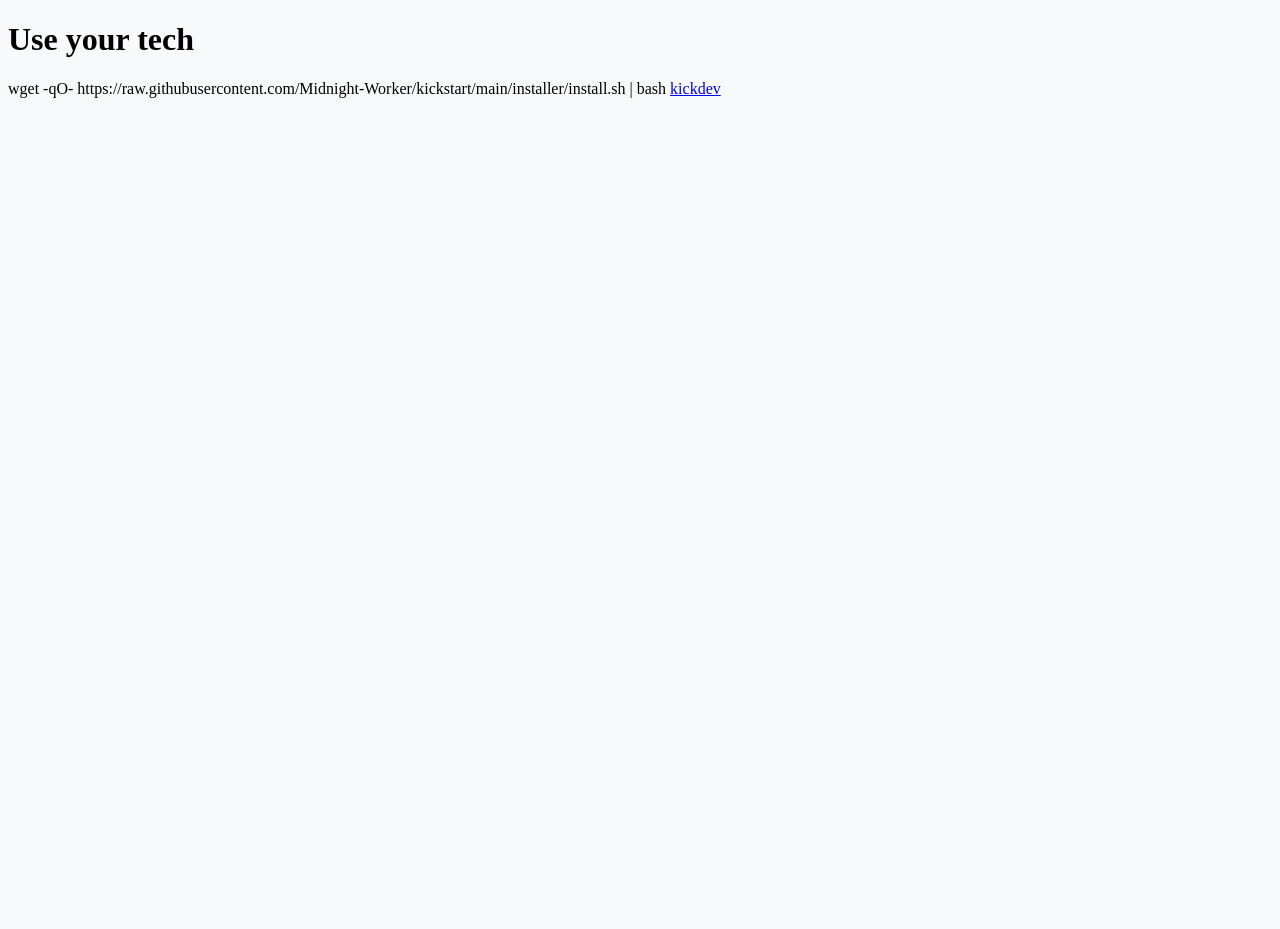
<file: index.html>
<!DOCTYPE html>
<head>
    <meta charset="utf-8" />
    <link rel="stylesheet" href="css/main.css" />
</head>
<body>

<header>
  <nav>

  </nav>
</header>

<main>
  <h1>Use your tech</h1>
wget -qO- https://raw.githubusercontent.com/Midnight-Worker/kickstart/main/installer/install.sh | bash
<a href="https://github.com/Midnight-Worker/kickstart/releases/tag/kickdevtrash">kickdev</a>
</main>

<footer>

</footer>

</body>
</file>
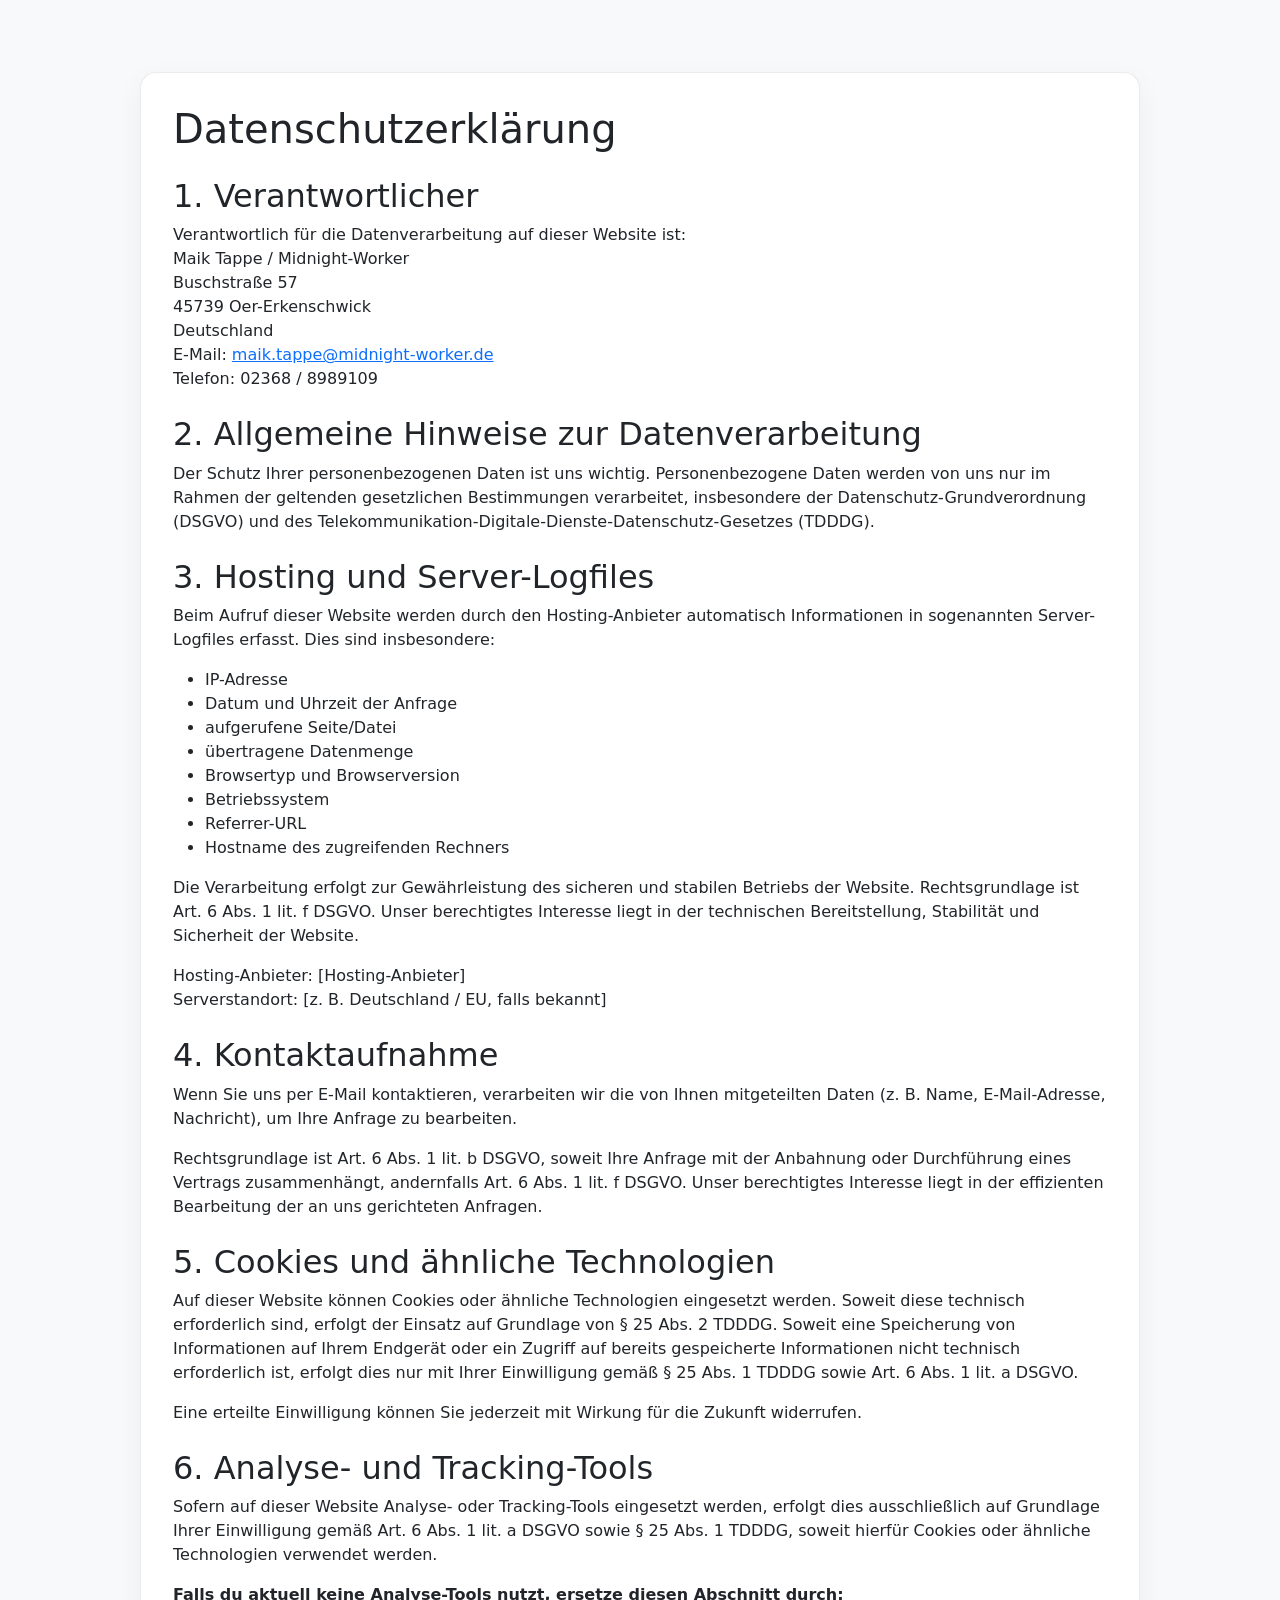
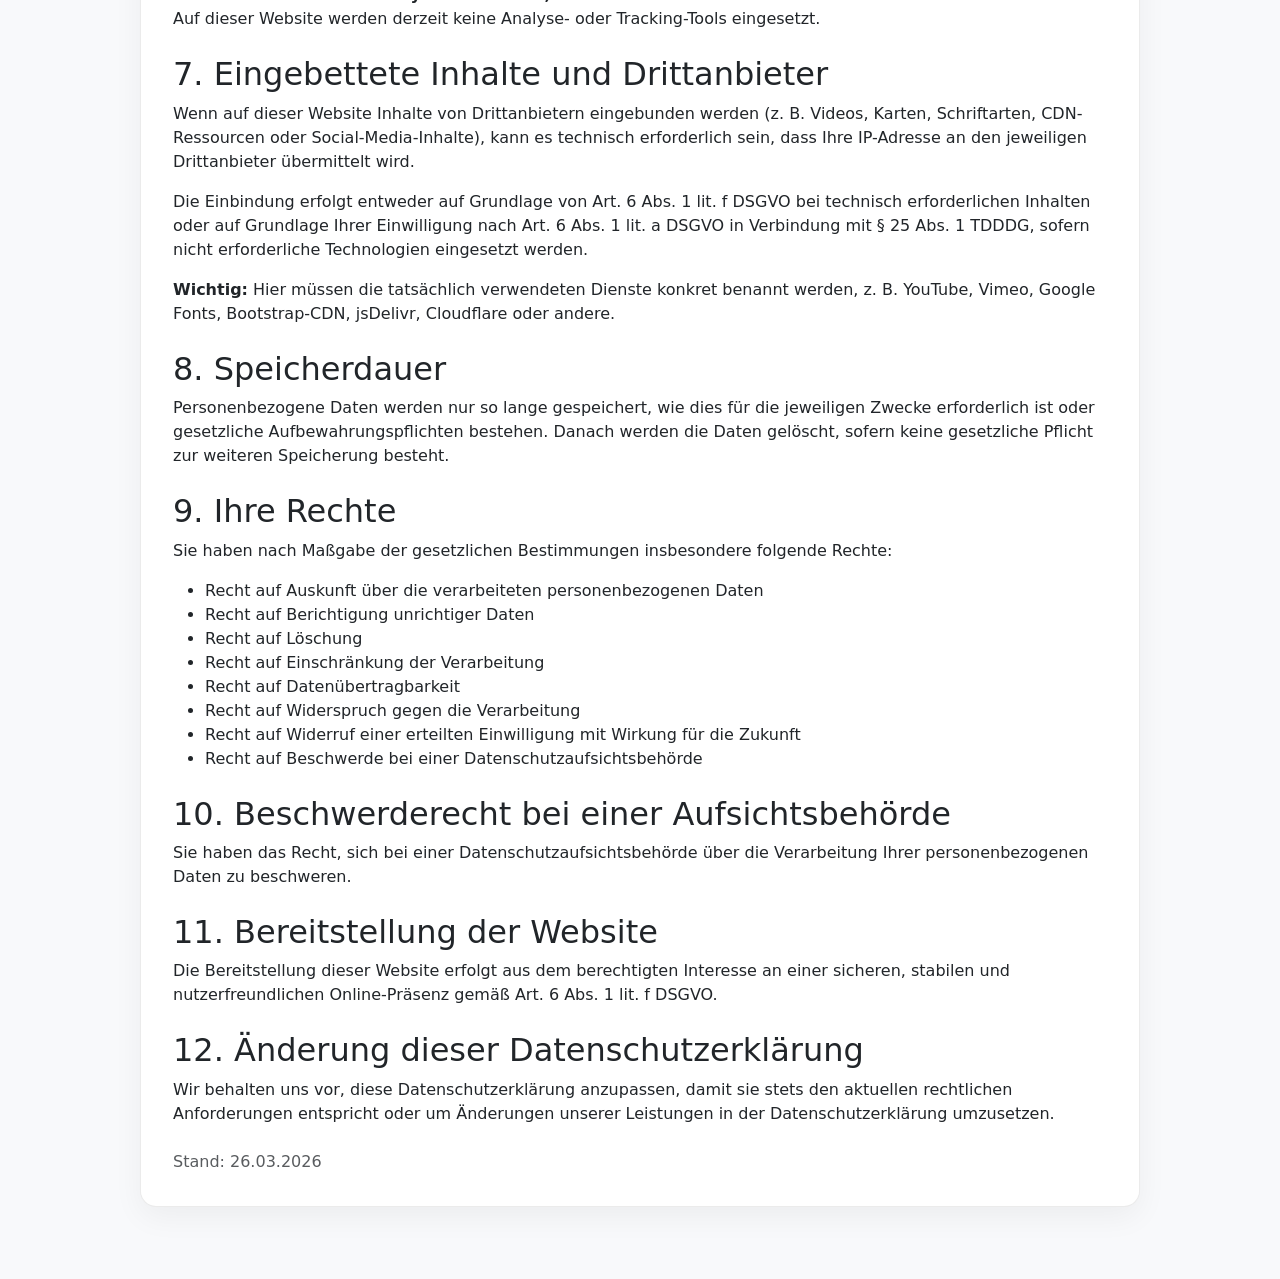
<file: datenschutz.html>
<!doctype html>
<html lang="de">
<head>
  <meta charset="utf-8">
  <meta name="viewport" content="width=device-width, initial-scale=1">
  <title>Datenschutzerklärung</title>
  <link href="https://cdn.jsdelivr.net/npm/bootstrap@5.3.3/dist/css/bootstrap.min.css" rel="stylesheet">
  <style>
    body { background: #f8f9fb; }
    .legal-card {
      max-width: 1000px;
      margin: 3rem auto;
      background: #fff;
      border: 1px solid rgba(0,0,0,.08);
      border-radius: 1rem;
      box-shadow: 0 10px 30px rgba(0,0,0,.05);
      padding: 2rem;
    }
    h1, h2, h3 { margin-top: 1.5rem; }
    h1 { margin-top: 0; }
  </style>
</head>
<body>
  <main class="container py-4">
    <div class="legal-card">
      <h1>Datenschutzerklärung</h1>

      <h2>1. Verantwortlicher</h2>
      <p>
        Verantwortlich für die Datenverarbeitung auf dieser Website ist:<br>
        Maik Tappe / Midnight-Worker<br>
        Buschstraße 57<br>
        45739 Oer-Erkenschwick<br>
        Deutschland<br>
        E-Mail: <a href="mailto:maik.tappe@midnight-worker.de">maik.tappe@midnight-worker.de</a><br>
        Telefon: 02368 / 8989109
      </p>

      <h2>2. Allgemeine Hinweise zur Datenverarbeitung</h2>
      <p>
        Der Schutz Ihrer personenbezogenen Daten ist uns wichtig. Personenbezogene Daten
        werden von uns nur im Rahmen der geltenden gesetzlichen Bestimmungen verarbeitet,
        insbesondere der Datenschutz-Grundverordnung (DSGVO) und des
        Telekommunikation-Digitale-Dienste-Datenschutz-Gesetzes (TDDDG).
      </p>

      <h2>3. Hosting und Server-Logfiles</h2>
      <p>
        Beim Aufruf dieser Website werden durch den Hosting-Anbieter automatisch Informationen
        in sogenannten Server-Logfiles erfasst. Dies sind insbesondere:
      </p>
      <ul>
        <li>IP-Adresse</li>
        <li>Datum und Uhrzeit der Anfrage</li>
        <li>aufgerufene Seite/Datei</li>
        <li>übertragene Datenmenge</li>
        <li>Browsertyp und Browserversion</li>
        <li>Betriebssystem</li>
        <li>Referrer-URL</li>
        <li>Hostname des zugreifenden Rechners</li>
      </ul>
      <p>
        Die Verarbeitung erfolgt zur Gewährleistung des sicheren und stabilen Betriebs der Website.
        Rechtsgrundlage ist Art. 6 Abs. 1 lit. f DSGVO. Unser berechtigtes Interesse liegt in der
        technischen Bereitstellung, Stabilität und Sicherheit der Website.
      </p>
      <p>
        Hosting-Anbieter: [Hosting-Anbieter]<br>
        Serverstandort: [z. B. Deutschland / EU, falls bekannt]
      </p>

      <h2>4. Kontaktaufnahme</h2>
      <p>
        Wenn Sie uns per E-Mail kontaktieren, verarbeiten wir die von Ihnen mitgeteilten Daten
        (z. B. Name, E-Mail-Adresse, Nachricht), um Ihre Anfrage zu bearbeiten.
      </p>
      <p>
        Rechtsgrundlage ist Art. 6 Abs. 1 lit. b DSGVO, soweit Ihre Anfrage mit der Anbahnung
        oder Durchführung eines Vertrags zusammenhängt, andernfalls Art. 6 Abs. 1 lit. f DSGVO.
        Unser berechtigtes Interesse liegt in der effizienten Bearbeitung der an uns gerichteten Anfragen.
      </p>

      <h2>5. Cookies und ähnliche Technologien</h2>
      <p>
        Auf dieser Website können Cookies oder ähnliche Technologien eingesetzt werden.
        Soweit diese technisch erforderlich sind, erfolgt der Einsatz auf Grundlage von
        § 25 Abs. 2 TDDDG. Soweit eine Speicherung von Informationen auf Ihrem Endgerät oder
        ein Zugriff auf bereits gespeicherte Informationen nicht technisch erforderlich ist,
        erfolgt dies nur mit Ihrer Einwilligung gemäß § 25 Abs. 1 TDDDG sowie Art. 6 Abs. 1 lit. a DSGVO.
      </p>
      <p>
        Eine erteilte Einwilligung können Sie jederzeit mit Wirkung für die Zukunft widerrufen.
      </p>

      <h2>6. Analyse- und Tracking-Tools</h2>
      <p>
        Sofern auf dieser Website Analyse- oder Tracking-Tools eingesetzt werden, erfolgt dies
        ausschließlich auf Grundlage Ihrer Einwilligung gemäß Art. 6 Abs. 1 lit. a DSGVO
        sowie § 25 Abs. 1 TDDDG, soweit hierfür Cookies oder ähnliche Technologien verwendet werden.
      </p>
      <p>
        <strong>Falls du aktuell keine Analyse-Tools nutzt, ersetze diesen Abschnitt durch:</strong><br>
        Auf dieser Website werden derzeit keine Analyse- oder Tracking-Tools eingesetzt.
      </p>

      <h2>7. Eingebettete Inhalte und Drittanbieter</h2>
      <p>
        Wenn auf dieser Website Inhalte von Drittanbietern eingebunden werden
        (z. B. Videos, Karten, Schriftarten, CDN-Ressourcen oder Social-Media-Inhalte),
        kann es technisch erforderlich sein, dass Ihre IP-Adresse an den jeweiligen Drittanbieter
        übermittelt wird.
      </p>
      <p>
        Die Einbindung erfolgt entweder auf Grundlage von Art. 6 Abs. 1 lit. f DSGVO
        bei technisch erforderlichen Inhalten oder auf Grundlage Ihrer Einwilligung nach
        Art. 6 Abs. 1 lit. a DSGVO in Verbindung mit § 25 Abs. 1 TDDDG, sofern
        nicht erforderliche Technologien eingesetzt werden.
      </p>
      <p>
        <strong>Wichtig:</strong> Hier müssen die tatsächlich verwendeten Dienste konkret benannt werden,
        z. B. YouTube, Vimeo, Google Fonts, Bootstrap-CDN, jsDelivr, Cloudflare oder andere.
      </p>

      <h2>8. Speicherdauer</h2>
      <p>
        Personenbezogene Daten werden nur so lange gespeichert, wie dies für die jeweiligen Zwecke
        erforderlich ist oder gesetzliche Aufbewahrungspflichten bestehen. Danach werden die Daten
        gelöscht, sofern keine gesetzliche Pflicht zur weiteren Speicherung besteht.
      </p>

      <h2>9. Ihre Rechte</h2>
      <p>
        Sie haben nach Maßgabe der gesetzlichen Bestimmungen insbesondere folgende Rechte:
      </p>
      <ul>
        <li>Recht auf Auskunft über die verarbeiteten personenbezogenen Daten</li>
        <li>Recht auf Berichtigung unrichtiger Daten</li>
        <li>Recht auf Löschung</li>
        <li>Recht auf Einschränkung der Verarbeitung</li>
        <li>Recht auf Datenübertragbarkeit</li>
        <li>Recht auf Widerspruch gegen die Verarbeitung</li>
        <li>Recht auf Widerruf einer erteilten Einwilligung mit Wirkung für die Zukunft</li>
        <li>Recht auf Beschwerde bei einer Datenschutzaufsichtsbehörde</li>
      </ul>

      <h2>10. Beschwerderecht bei einer Aufsichtsbehörde</h2>
      <p>
        Sie haben das Recht, sich bei einer Datenschutzaufsichtsbehörde über die Verarbeitung
        Ihrer personenbezogenen Daten zu beschweren.
      </p>

      <h2>11. Bereitstellung der Website</h2>
      <p>
        Die Bereitstellung dieser Website erfolgt aus dem berechtigten Interesse an einer sicheren,
        stabilen und nutzerfreundlichen Online-Präsenz gemäß Art. 6 Abs. 1 lit. f DSGVO.
      </p>

      <h2>12. Änderung dieser Datenschutzerklärung</h2>
      <p>
        Wir behalten uns vor, diese Datenschutzerklärung anzupassen, damit sie stets den aktuellen
        rechtlichen Anforderungen entspricht oder um Änderungen unserer Leistungen in der
        Datenschutzerklärung umzusetzen.
      </p>

      <p class="text-muted mt-4 mb-0">
        Stand: 26.03.2026
      </p>
    </div>
  </main>
</body>
</html>
</file>
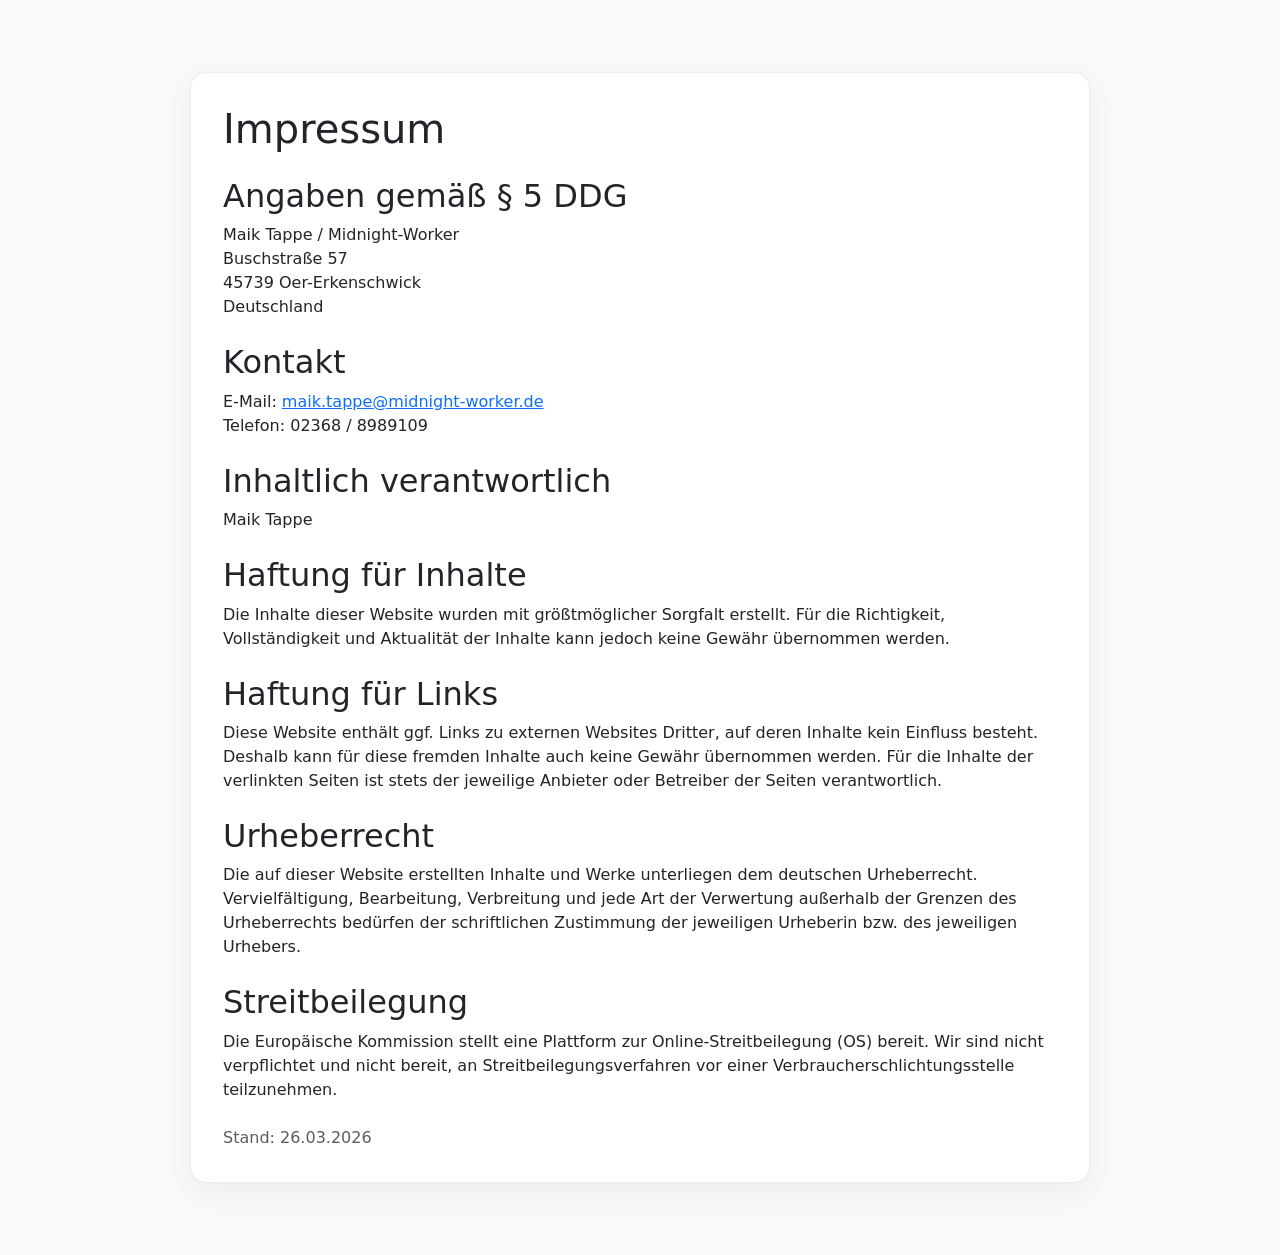
<file: impressum.html>
<!doctype html>
<html lang="de">
<head>
  <meta charset="utf-8">
  <meta name="viewport" content="width=device-width, initial-scale=1">
  <title>Impressum</title>
  <link href="https://cdn.jsdelivr.net/npm/bootstrap@5.3.3/dist/css/bootstrap.min.css" rel="stylesheet">
  <style>
    body { background: #f8f9fb; }
    .legal-card {
      max-width: 900px;
      margin: 3rem auto;
      background: #fff;
      border: 1px solid rgba(0,0,0,.08);
      border-radius: 1rem;
      box-shadow: 0 10px 30px rgba(0,0,0,.05);
      padding: 2rem;
    }
    h1, h2 { margin-top: 1.5rem; }
    h1 { margin-top: 0; }
  </style>
</head>
<body>
  <main class="container py-4">
    <div class="legal-card">
      <h1>Impressum</h1>

      <h2>Angaben gemäß § 5 DDG</h2>
      <p>
        Maik Tappe / Midnight-Worker<br>
        Buschstraße 57<br>
        45739 Oer-Erkenschwick<br>
        Deutschland
      </p>

      <h2>Kontakt</h2>
      <p>
        E-Mail: <a href="mailto:maik.tappe@midnight-worker.de">maik.tappe@midnight-worker.de</a><br>
        Telefon: 02368 / 8989109
      </p>

          <h2>Inhaltlich verantwortlich</h2>
      <p>
        Maik Tappe<br>
      </p>

      <h2>Haftung für Inhalte</h2>
      <p>
        Die Inhalte dieser Website wurden mit größtmöglicher Sorgfalt erstellt.
        Für die Richtigkeit, Vollständigkeit und Aktualität der Inhalte kann jedoch
        keine Gewähr übernommen werden.
      </p>

      <h2>Haftung für Links</h2>
      <p>
        Diese Website enthält ggf. Links zu externen Websites Dritter, auf deren Inhalte
        kein Einfluss besteht. Deshalb kann für diese fremden Inhalte auch keine Gewähr
        übernommen werden. Für die Inhalte der verlinkten Seiten ist stets der jeweilige
        Anbieter oder Betreiber der Seiten verantwortlich.
      </p>

      <h2>Urheberrecht</h2>
      <p>
        Die auf dieser Website erstellten Inhalte und Werke unterliegen dem deutschen
        Urheberrecht. Vervielfältigung, Bearbeitung, Verbreitung und jede Art der
        Verwertung außerhalb der Grenzen des Urheberrechts bedürfen der schriftlichen
        Zustimmung der jeweiligen Urheberin bzw. des jeweiligen Urhebers.
      </p>

      <h2>Streitbeilegung</h2>
      <p>
        Die Europäische Kommission stellt eine Plattform zur Online-Streitbeilegung (OS) bereit.
        Wir sind nicht verpflichtet und nicht bereit, an Streitbeilegungsverfahren vor einer
        Verbraucherschlichtungsstelle teilzunehmen.
      </p>

      <p class="text-muted mt-4 mb-0">
        Stand: 26.03.2026
      </p>
    </div>
  </main>
</body>
</html>
</file>
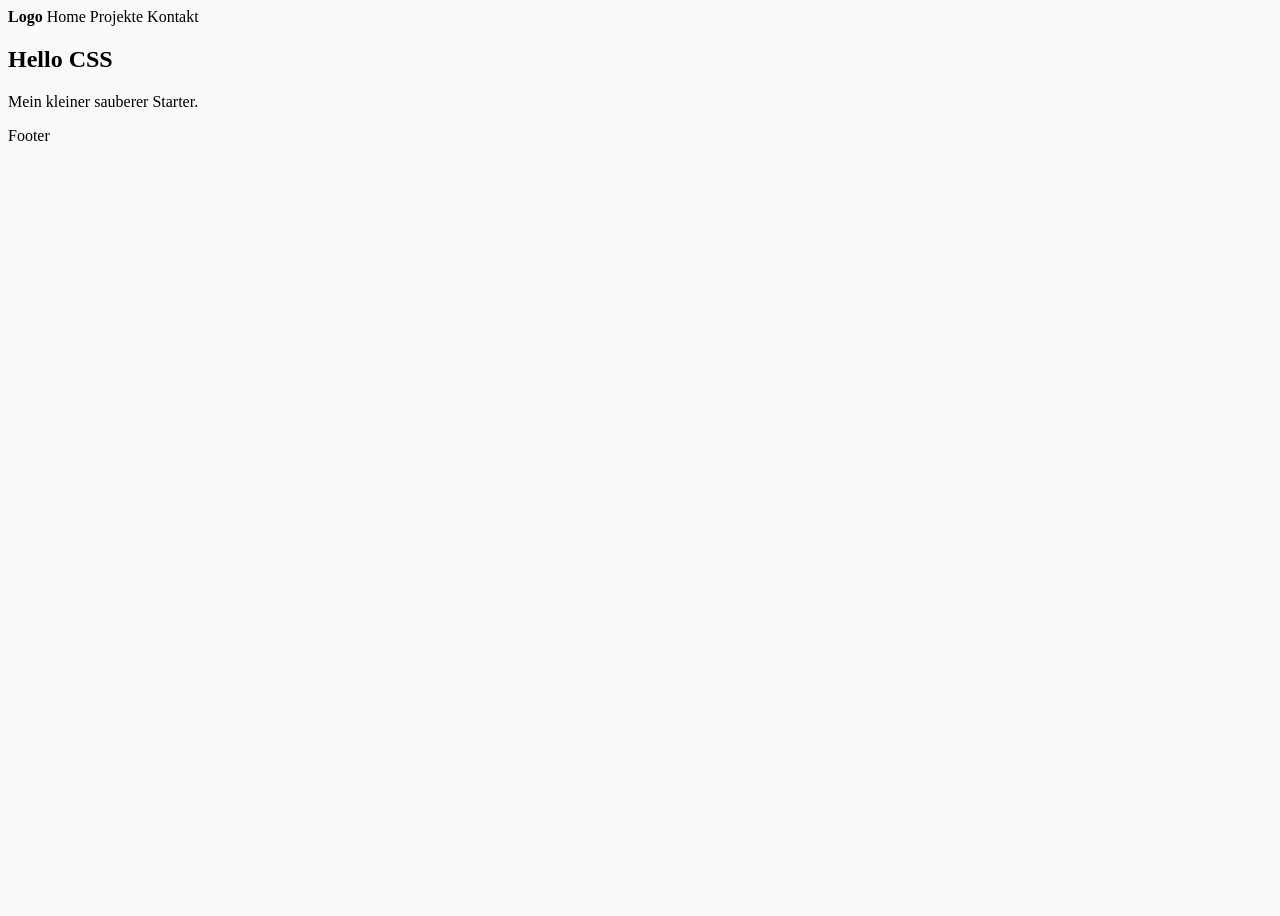
<file: kickstart.html>
<!DOCTYPE html>
<head>
    <link rel="stylesheet" href="css/main.css" />
</head>
<body>
  <header>
    <nav>
      <b>Logo</b>
      <span>Home Projekte Kontakt</span>
    </nav>
  </header>

  <main>
    <section>
      <h1>Hello CSS</h1>
      <p>Mein kleiner sauberer Starter.</p>
    </section>
  </main>

  <footer>
    Footer
  </footer>
</body>
</file>
<file: css/main.css>
:root {
    --sidebar-width: 320px;
    --header-height: 64px;
  }

  html {
    scroll-behavior: smooth;
  }

  body {
    min-height: 100vh;
    background: #f8f9fb;
  }

  .topbar {
    height: var(--header-height);
    backdrop-filter: blur(8px);
    background: rgba(255,255,255,0.9);
    border-bottom: 1px solid rgba(0,0,0,0.06);
  }

  .sidebar-desktop {
    width: var(--sidebar-width);
    height: calc(100vh - var(--header-height));
    top: var(--header-height);
    overflow-y: auto;
    background: #fff;
    border-right: 1px solid rgba(0,0,0,0.08);
  }

  .content-area {
    min-height: calc(100vh - var(--header-height));
  }

  .section-card {
    background: #fff;
    border: 1px solid rgba(0,0,0,0.06);
    border-radius: 1rem;
    box-shadow: 0 8px 24px rgba(0,0,0,0.04);
    padding: 1.5rem;
    margin-bottom: 1.25rem;
    scroll-margin-top: 84px;
  }

  .hero-card {
    background: linear-gradient(135deg, #ffffff 0%, #eef4ff 100%);
    border: 1px solid rgba(0,0,0,0.06);
    border-radius: 1.25rem;
    box-shadow: 0 10px 30px rgba(0,0,0,0.05);
    padding: 2rem;
    margin-bottom: 1.5rem;
  }

  .toc-title {
    font-size: 0.8rem;
    letter-spacing: 0.08em;
    text-transform: uppercase;
    color: #6c757d;
    margin-bottom: 0.75rem;
  }

  .sidebar-nav .nav-link {
    color: #343a40;
    border-radius: 0.5rem;
    padding: 0.4rem 0.65rem;
    margin-bottom: 0.1rem;
    font-size: 0.95rem;
  }

  .sidebar-nav .nav-link:hover {
    background: #f1f3f5;
  }

  .sidebar-nav .nav-link.active {
    background: #0d6efd;
    color: white;
    font-weight: 600;
  }

  .sidebar-section-toggle {
    display: flex;
    justify-content: space-between;
    align-items: center;
    width: 100%;
    border: 0;
    background: transparent;
    padding: 0.55rem 0.65rem;
    border-radius: 0.5rem;
    color: #212529;
    font-weight: 600;
    text-align: left;
  }

  .sidebar-section-toggle:hover {
    background: #f1f3f5;
  }

  .sidebar-subnav {
    padding-left: 0.75rem;
    border-left: 2px solid #e9ecef;
    margin-left: 0.75rem;
    margin-bottom: 0.75rem;
  }

  .badge-soft {
    background: #eef2ff;
    color: #3b5bdb;
    border-radius: 999px;
    padding: 0.35rem 0.7rem;
    font-size: 0.8rem;
    font-weight: 600;
  }

  .mini-list li {
    margin-bottom: 0.25rem;
  }

  .subject-chip {
    display: inline-block;
    padding: 0.35rem 0.7rem;
    border-radius: 999px;
    background: #f1f3f5;
    font-size: 0.85rem;
    margin-right: 0.35rem;
    margin-bottom: 0.35rem;
  }

  @media (max-width: 991.98px) {
    .content-wrap {
      margin-left: 0 !important;
    }
  }

  @media (min-width: 992px) {
    .content-wrap {
      margin-left: var(--sidebar-width);
    }
  }
</file>
